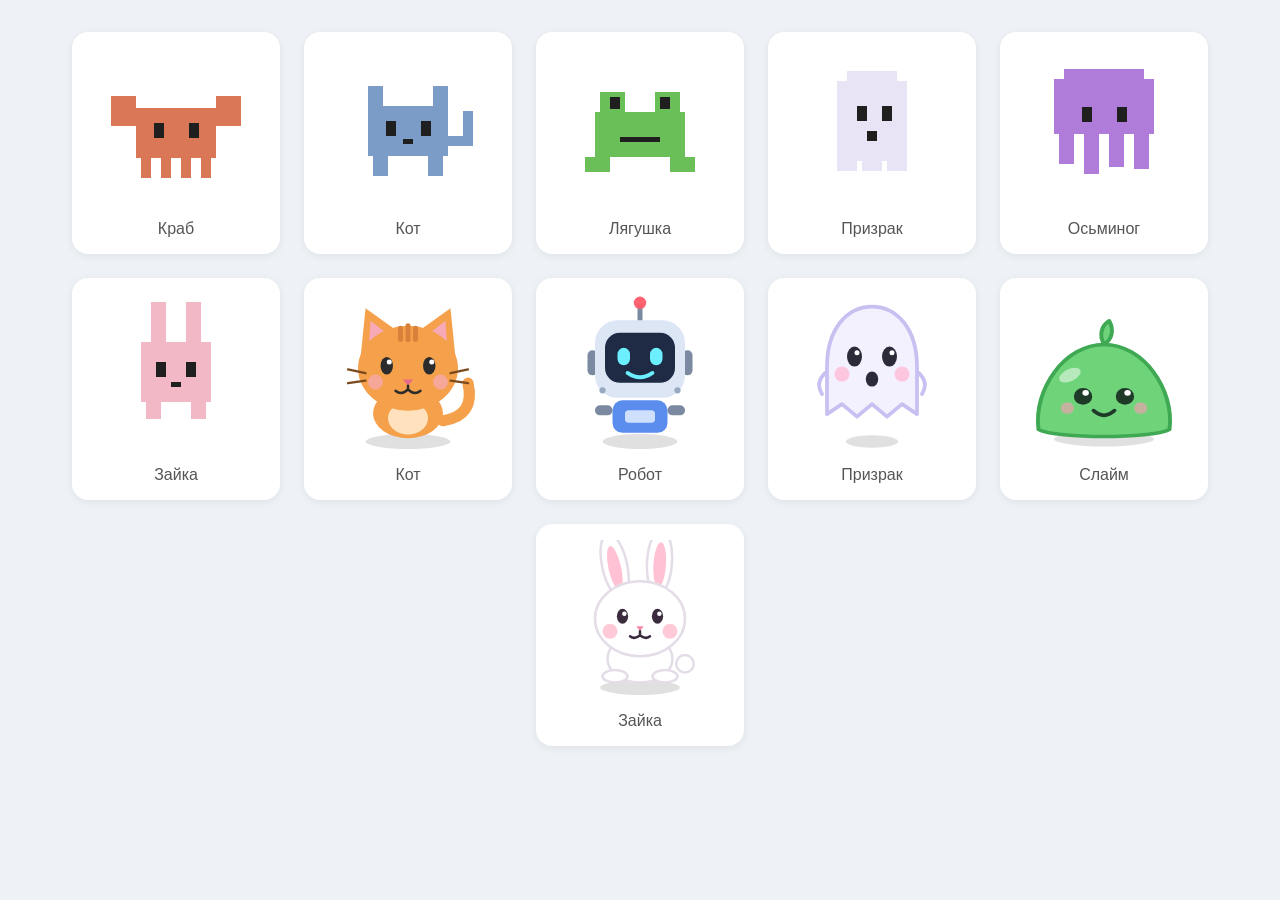
<file: characters/index.html>
<!doctype html>
<html lang="ru"><meta charset="utf-8"><title>Помощники</title>
<style>
body{font-family:-apple-system,sans-serif;background:#eef1f6;margin:0;padding:32px;display:flex;flex-wrap:wrap;gap:24px;justify-content:center}
figure{margin:0;background:#fff;border-radius:16px;padding:16px 24px;text-align:center;box-shadow:0 2px 8px #0001}
img{width:160px;height:160px}
figcaption{margin-top:8px;color:#555}
</style>
<figure><img src="crab.svg"><figcaption>Краб</figcaption></figure>
<figure><img src="pixel-cat.svg"><figcaption>Кот</figcaption></figure>
<figure><img src="pixel-frog.svg"><figcaption>Лягушка</figcaption></figure>
<figure><img src="pixel-ghost.svg"><figcaption>Призрак</figcaption></figure>
<figure><img src="pixel-octopus.svg"><figcaption>Осьминог</figcaption></figure>
<figure><img src="pixel-bunny.svg"><figcaption>Зайка</figcaption></figure>
<figure><img src="cat.svg"><figcaption>Кот</figcaption></figure>
<figure><img src="robot.svg"><figcaption>Робот</figcaption></figure>
<figure><img src="ghost.svg"><figcaption>Призрак</figcaption></figure>
<figure><img src="slime.svg"><figcaption>Слайм</figcaption></figure>
<figure><img src="bunny.svg"><figcaption>Зайка</figcaption></figure>
</html>
</file>
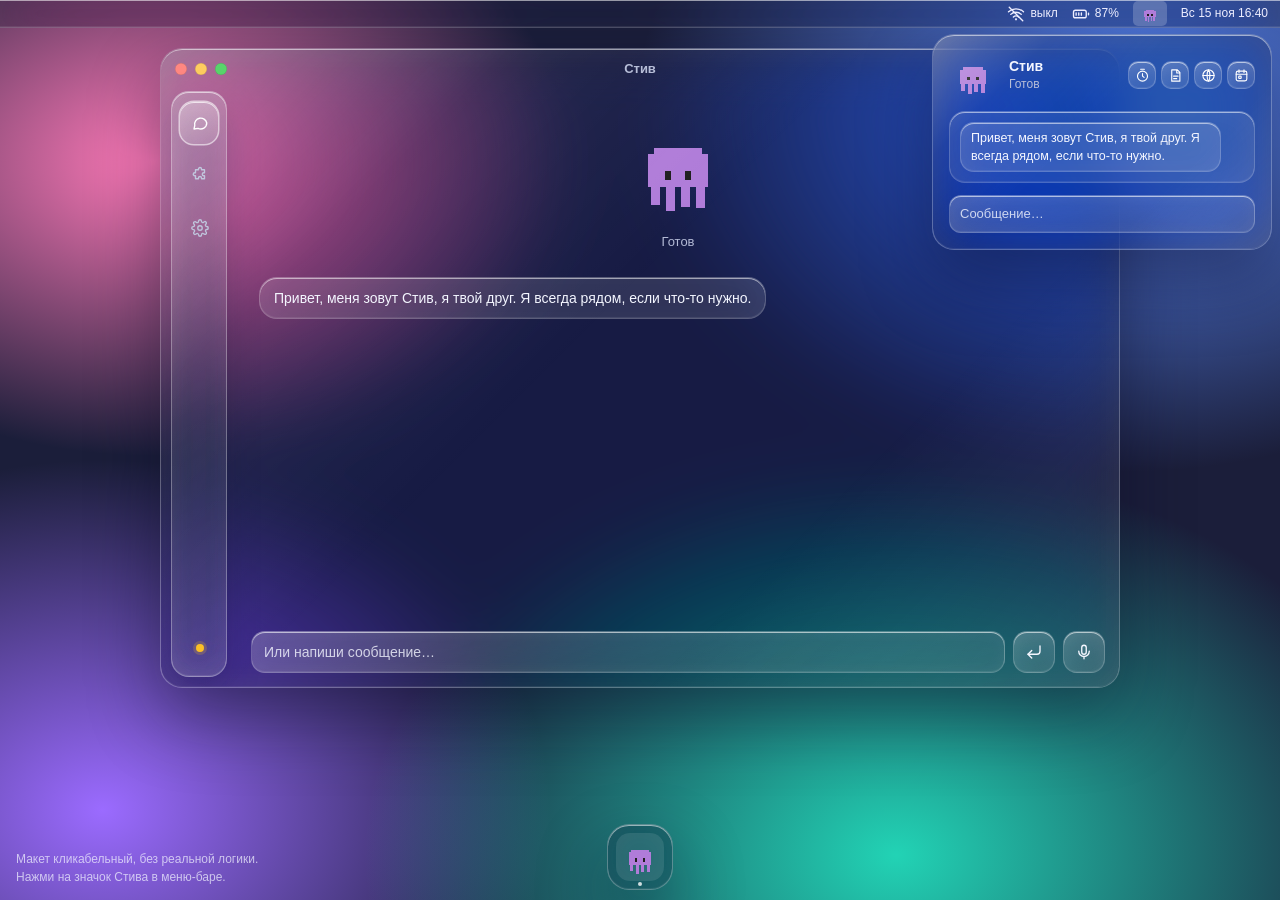
<file: mockup/index.html>
<!doctype html>
<html lang="ru">
<head>
  <meta charset="utf-8">
  <meta name="viewport" content="width=device-width, initial-scale=1">
  <title>Стив — макет</title>

  <link rel="stylesheet" href="styles/tokens.css">
  <link rel="stylesheet" href="styles/base.css">
  <link rel="stylesheet" href="styles/glass.css">
  <link rel="stylesheet" href="styles/controls.css">
  <link rel="stylesheet" href="styles/window.css">
  <link rel="stylesheet" href="styles/sidebar.css">
  <link rel="stylesheet" href="styles/chat.css">
  <link rel="stylesheet" href="styles/presets.css">
  <link rel="stylesheet" href="styles/settings.css">
  <link rel="stylesheet" href="styles/dialogs.css">
  <link rel="stylesheet" href="styles/popover.css">
  <link rel="stylesheet" href="styles/steve.css">
</head>
<body>
  <!-- Меню-бар macOS со значком Стива -->
  <header class="menubar">
    <span class="menubar-item"><svg class="icon" data-icon="wifi"></svg> выкл</span>
    <span class="menubar-item"><svg class="icon" data-icon="bat"></svg> 87%</span>
    <button class="tray-button" id="tray-button" type="button" title="Стив" aria-label="Стив: открыть всплывающее окно">
      <span id="tray-icon"></span>
    </button>
    <span class="menubar-item">Вс 15 ноя 16:40</span>
  </header>

  <main class="desktop" id="desktop">
    <!-- Окно приложения -->
    <section class="window glass glass-specular" id="window" aria-label="Стив">
      <header class="titlebar" id="titlebar">
        <div class="traffic">
          <button class="traffic-button traffic-button--close" data-action="close" type="button" aria-label="Закрыть"></button>
          <button class="traffic-button traffic-button--minimize" data-action="minimize" type="button" aria-label="Свернуть"></button>
          <button class="traffic-button traffic-button--zoom" data-action="zoom" type="button" aria-label="На весь экран"></button>
        </div>
        <h1 class="titlebar-title">Стив</h1>
      </header>

      <div class="window-body">
        <nav class="sidebar" id="sidebar" aria-label="Разделы">
          <button class="sidebar-item is-active" type="button" data-view="chat">
            <svg class="icon" data-icon="chat"></svg><span class="sidebar-label">Диалог</span>
          </button>
          <button class="sidebar-item" type="button" data-view="presets">
            <svg class="icon" data-icon="puzzle"></svg><span class="sidebar-label">Пресеты</span>
          </button>
          <button class="sidebar-item" type="button" data-view="settings">
            <svg class="icon" data-icon="gear"></svg><span class="sidebar-label">Настройки</span>
          </button>
          <div class="sidebar-spacer"></div>
          <div class="net-status is-offline" id="net-status" title="Нажми, чтобы переключить (для макета)">
            <span class="net-dot"></span><span class="sidebar-label">Работает офлайн</span>
          </div>
        </nav>

        <!-- Диалог -->
        <section class="view is-active" id="view-chat">
          <div class="hero">
            <div class="orb" id="orb-main" title="Нажми, чтобы говорить"></div>
            <div class="status-label" id="status-main">Готов</div>
          </div>
          <div class="messages scroll-y" id="messages-main"></div>
          <form class="composer" id="composer-form">
            <textarea class="composer-input" id="composer-input" rows="1" placeholder="Или напиши сообщение…" autocomplete="off"></textarea>
            <button class="btn btn--glass btn--square" type="submit" title="Отправить (Enter)" aria-label="Отправить">
              <svg class="icon" data-icon="send"></svg>
            </button>
            <button class="btn btn--glass btn--square" type="button" id="mic-button" title="Сказать голосом" aria-label="Сказать голосом">
              <svg class="icon" data-icon="mic"></svg>
            </button>
          </form>
        </section>

        <!-- Пресеты -->
        <section class="view" id="view-presets">
          <div class="page scroll-y">
            <h2 class="page-title">Пресеты</h2>
            <p class="page-subtitle">Команды быстрого доступа</p>
            <div class="preset-grid" id="preset-grid"></div>
          </div>
        </section>

        <!-- Настройки -->
        <section class="view" id="view-settings">
          <div class="page scroll-y">
            <h2 class="page-title">Настройки</h2>

            <div class="setting setting--inline">
              <div class="setting-label">Прозрачность Liquid Glass</div>
              <div class="setting-controls">
                <div class="slider" id="glass-slider" role="slider" tabindex="0" aria-label="Прозрачность Liquid Glass" aria-valuemin="0" aria-valuemax="100">
                  <div class="slider-track"></div><div class="slider-fill"></div><div class="slider-thumb"></div>
                </div>
                <b class="slider-value" id="glass-value">60%</b>
              </div>
            </div>

            <div class="setting">
              <div class="setting-label">
                Быстрые команды
                <span class="setting-hint">4 значка рядом со Стивом во всплывающем окне</span>
              </div>
              <div class="quick-grid" id="quick-grid"></div>
            </div>

            <div class="setting">
              <div class="setting-label">Слово активации</div>
              <div class="setting-controls">
                <span class="chip" id="wake-phrase">«Привет, Стив»</span>
                <button class="btn btn--glass btn--square" id="wake-edit" type="button" title="Изменить фразу и записать голос" aria-label="Изменить слово активации">
                  <svg class="icon" data-icon="pencil"></svg>
                </button>
              </div>
            </div>

            <div class="setting">
              <div class="setting-label">Сочетание для запуска</div>
              <div class="setting-controls">
                <button class="chip chip--fixed" id="hotkey-mode" type="button" data-mode="press"></button>
                <button class="chip" id="hotkey-combo" type="button" title="Нажми, чтобы записать новое сочетание (от 1 до 3 клавиш)"></button>
              </div>
            </div>

            <div class="setting">
              <div class="setting-label">
                Голос Стива
                <span class="setting-hint" id="voice-note" hidden></span>
              </div>
              <select class="select" id="voice-select" aria-label="Голос Стива"></select>
              <input type="file" id="voice-file" accept="audio/*" hidden>
            </div>

            <div class="setting">
              <div class="setting-label">Цензура</div>
              <button class="switch" type="button" role="switch" data-setting="censorship" aria-label="Цензура"></button>
            </div>

            <div class="setting">
              <div class="setting-label">
                Отображение команд
                <span class="setting-hint">Выполненные команды отображаются в сообщениях.</span>
              </div>
              <button class="switch" type="button" role="switch" data-setting="showCommands" aria-label="Отображение команд"></button>
            </div>

            <div class="setting">
              <div class="setting-label">Озвучивать ответы</div>
              <button class="switch" type="button" role="switch" data-setting="speak" aria-label="Озвучивать ответы"></button>
            </div>

            <div class="setting">
              <div class="setting-label">Запускать при входе в систему</div>
              <button class="switch" type="button" role="switch" data-setting="autostart" aria-label="Запускать при входе в систему"></button>
            </div>

            <div class="setting">
              <div class="setting-label">
                Слушать постоянно
                <span class="setting-hint">Ждать слово активации в фоне</span>
              </div>
              <button class="switch" type="button" role="switch" data-setting="listenAlways" aria-label="Слушать постоянно"></button>
            </div>
          </div>
        </section>
      </div>

      <!-- Диалог: слово активации -->
      <div class="modal" id="dialog-wake">
        <div class="dialog" role="dialog" aria-labelledby="wake-title">
          <button class="close-button" type="button" aria-label="Закрыть"></button>
          <h2 class="dialog-title" id="wake-title">Слово активации</h2>
          <p class="dialog-text">Напиши фразу и произнеси её 3 раза обычным голосом. Стив запомнит твой голос и будет реже ошибаться.</p>
          <div class="field-wrap" style="margin-bottom: 14px">
            <input class="field field--large" id="wake-input" value="Привет, Стив" maxlength="30" aria-label="Фраза">
          </div>
          <div class="sample-prompt">
            <span class="sample-hint" id="wake-hint"></span>
            <span class="sample-phrase" id="wake-big"></span>
            <div class="wave" id="wake-wave"></div>
          </div>
          <div class="samples">
            <div class="sample is-current">1 · ожидает</div>
            <div class="sample">2 · ожидает</div>
            <div class="sample">3 · ожидает</div>
          </div>
          <p class="dialog-text sample-hint">Лучше записывать в тишине. Короткие фразы из 2–3 слов работают надёжнее.</p>
          <div class="dialog-actions">
            <button class="btn btn--record" id="wake-record" type="button"><span class="rec-dot"></span> Записать</button>
            <button class="btn" id="wake-save" type="button" disabled>Сохранить</button>
          </div>
        </div>
      </div>

      <!-- Диалог: своя команда (создание и правка) -->
      <div class="modal" id="dialog-command" data-layer="command">
        <div class="dialog" role="dialog" aria-labelledby="command-title">
          <button class="close-button" type="button" aria-label="Закрыть"></button>
          <h2 class="dialog-title" id="command-title">Новая команда</h2>
          <div class="form-row form-gap" style="margin-top: 16px">
            <button class="glass-control icon-button" id="command-icon" type="button" title="Выбрать иконку" aria-label="Выбрать иконку"></button>
            <div class="field-wrap">
              <input class="field" id="command-name" placeholder="Название" autocomplete="off">
              <span class="counter"></span>
            </div>
          </div>
          <div class="field-wrap form-gap">
            <input class="field" id="command-description" placeholder="Описание" autocomplete="off">
            <span class="counter"></span>
          </div>
          <div class="field-wrap form-gap--last">
            <input class="field" id="command-phrase" placeholder="Фраза быстрой активации" autocomplete="off">
            <span class="counter"></span>
          </div>
          <div class="dialog-actions">
            <button class="btn" id="command-save" type="button" disabled>Создать</button>
          </div>
        </div>
      </div>

      <!-- Диалог: выбор иконки -->
      <div class="modal" id="dialog-icon" data-layer="picker">
        <div class="dialog" role="dialog" aria-labelledby="icon-title">
          <button class="close-button" type="button" aria-label="Закрыть"></button>
          <h2 class="dialog-title" id="icon-title">Иконка пресета</h2>
          <p class="dialog-text">Выбери значок, который будет рядом с названием.</p>
          <div class="icon-grid scroll-y" id="icon-grid"></div>
        </div>
      </div>

      <!-- Диалог: выбор быстрой команды -->
      <div class="modal" id="dialog-quick" data-layer="command">
        <div class="dialog" role="dialog" aria-labelledby="quick-title">
          <button class="close-button" type="button" aria-label="Закрыть"></button>
          <h2 class="dialog-title" id="quick-title">Быстрая команда</h2>
          <p class="dialog-text" id="quick-subtitle"></p>
          <div class="pick-list scroll-y" id="quick-list"></div>
        </div>
      </div>
<!-- Края и углы для растягивания окна -->
      <div class="resize-handle" data-edge="n"></div>
      <div class="resize-handle" data-edge="s"></div>
      <div class="resize-handle" data-edge="e"></div>
      <div class="resize-handle" data-edge="w"></div>
      <div class="resize-handle" data-edge="nw"></div>
      <div class="resize-handle" data-edge="ne"></div>
      <div class="resize-handle" data-edge="sw"></div>
      <div class="resize-handle" data-edge="se"></div>
    </section>

    <p class="desktop-hint">Макет кликабельный, без реальной логики. Нажми на значок Стива в меню-баре.</p>

    <!-- Dock: отсюда возвращается свёрнутое или закрытое окно -->
    <nav class="dock glass" aria-label="Dock">
      <button class="dock-item" id="dock-button" type="button" title="Стив" aria-label="Открыть Стива">
        <span id="dock-icon"></span>
      </button>
    </nav>
  </main>

  <!-- Всплывающее окно из значка в меню-баре -->
  <aside class="popover" id="popover" aria-label="Быстрое окно Стива">
    <div class="popover-panel glass glass-specular">
      <div class="popover-head">
        <div class="orb" id="orb-popover" title="Нажми, чтобы говорить"></div>
        <div class="popover-who">
          <b class="popover-name">Стив</b>
          <div class="popover-status" id="status-popover">Готов</div>
        </div>
        <div class="quick-buttons" id="quick-buttons"></div>
      </div>
      <div class="messages messages--compact scroll-y" id="messages-popover"></div>
      <form class="compact-form" id="compact-form">
        <textarea class="composer-input" id="compact-input" rows="1" placeholder="Сообщение…" autocomplete="off"></textarea>
      </form>
    </div>
  </aside>

  <script src="scripts/dom.js"></script>
  <script src="scripts/store.js"></script>
  <script src="scripts/icons.js"></script>
  <script src="scripts/character.js"></script>
  <script src="scripts/idle.js"></script>
  <script src="scripts/dialogs.js"></script>
  <script src="scripts/settings.js"></script>
  <script src="scripts/hotkey.js"></script>
  <script src="scripts/wake.js"></script>
  <script src="scripts/voice.js"></script>
  <script src="scripts/assistant.js"></script>
  <script src="scripts/presets.js"></script>
  <script src="scripts/chat.js"></script>
  <script src="scripts/navigation.js"></script>
  <script src="scripts/windowing.js"></script>
  <script src="scripts/popover.js"></script>
  <script src="scripts/main.js"></script>
</body>
</html>
</file>
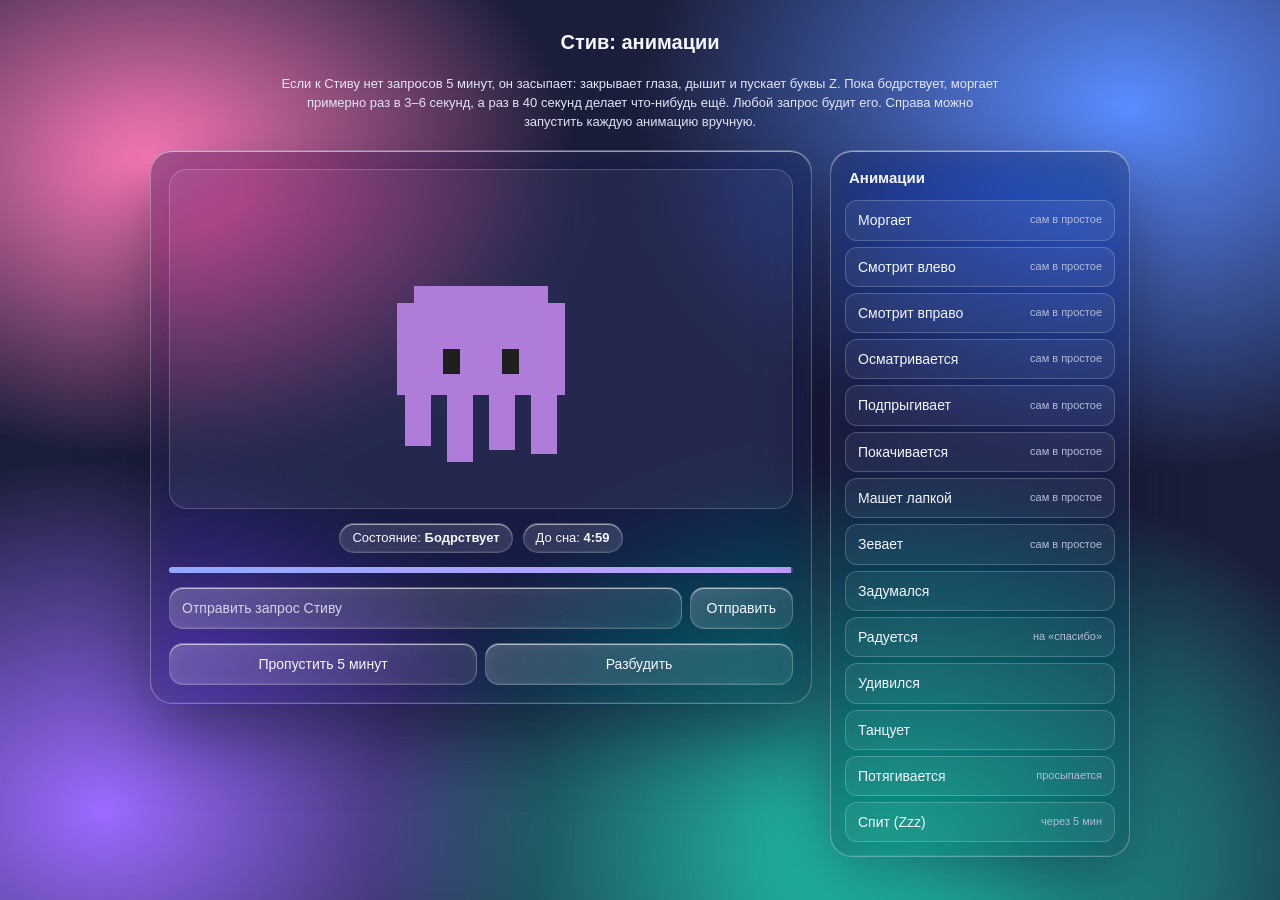
<file: mockup/animations.html>
<!doctype html>
<html lang="ru">
<head>
  <meta charset="utf-8">
  <meta name="viewport" content="width=device-width, initial-scale=1">
  <title>Стив — анимации</title>

  <link rel="stylesheet" href="styles/tokens.css">
  <link rel="stylesheet" href="styles/base.css">
  <link rel="stylesheet" href="styles/glass.css">
  <link rel="stylesheet" href="styles/controls.css">
  <link rel="stylesheet" href="styles/chat.css">
  <link rel="stylesheet" href="styles/steve.css">
  <link rel="stylesheet" href="styles/animations.css">
</head>
<body>
  <main class="gallery scroll-y">
    <h1 class="gallery-title">Стив: анимации</h1>
    <p class="gallery-note">
      Если к Стиву нет запросов 5 минут, он засыпает: закрывает глаза, дышит и пускает буквы Z.
      Пока бодрствует, моргает примерно раз в 3–6 секунд, а раз в 40 секунд делает что-нибудь ещё.
      Любой запрос будит его. Справа можно запустить каждую анимацию вручную.
    </p>

    <div class="gallery-layout">
      <section class="glass stage">
        <div class="scene" id="scene"><div class="stage-character" id="stage-character"></div></div>

        <div class="stage-status">
          <span class="pill">Состояние: <b id="state-name">Бодрствует</b></span>
          <span class="pill">До сна: <b id="sleep-timer">5:00</b></span>
        </div>
        <div class="progress"><i id="sleep-progress"></i></div>

        <form class="stage-form" id="request-form">
          <textarea class="composer-input" id="request-input" rows="1" placeholder="Отправить запрос Стиву"></textarea>
          <button class="btn btn--glass" type="submit">Отправить</button>
        </form>
        <div class="stage-actions">
          <button class="btn btn--glass" id="sleep-now" type="button">Пропустить 5 минут</button>
          <button class="btn btn--glass" id="wake-now" type="button">Разбудить</button>
        </div>
      </section>

      <aside class="glass animation-list" id="animation-list">
        <h2>Анимации</h2>
      </aside>
    </div>
  </main>

  <script src="scripts/dom.js"></script>
  <script src="scripts/character.js"></script>
  <script src="scripts/idle.js"></script>
  <script src="scripts/animations-page.js"></script>
</body>
</html>
</file>
<file: mockup/styles/tokens.css>
/*
 * Токены оформления: цвета, радиусы, стекло.
 * Прозрачность всех стеклянных поверхностей задаётся одной переменной --glass-alpha,
 * её меняет ползунок «Прозрачность Liquid Glass» в настройках.
 */
:root {
  --glass-alpha: 0.39;
  --glass-blur: 28px;

  --surface: rgba(24, 28, 52, var(--glass-alpha));
  --fill-1: rgba(255, 255, 255, calc(var(--glass-alpha) * 0.16));
  --fill-2: rgba(255, 255, 255, calc(var(--glass-alpha) * 0.26));
  --line: rgba(255, 255, 255, 0.2);

  --text: #f4f6ff;
  --text-muted: #b4bbd6;
  --accent: #8fa9ff;
  --accent-2: #c4a0ff;
  --ok: #6ee7a0;
  --warn: #fbbf24;
  --danger: #ff5f57;

  /* внутренний свет по краям стекла */
  --rim: inset 0 1px 0 rgba(255, 255, 255, 0.55), inset 0 -1px 0 rgba(255, 255, 255, 0.08),
    inset 0 0 36px rgba(255, 255, 255, 0.05);
  --control-fill: linear-gradient(160deg, rgba(255, 255, 255, 0.2), rgba(255, 255, 255, 0.07));
  --control-rim: inset 0 1px 0 rgba(255, 255, 255, 0.6), inset 0 -1px 0 rgba(255, 255, 255, 0.08),
    inset 0 0 18px rgba(255, 255, 255, 0.05);
  --plate-fill: linear-gradient(160deg, rgba(255, 255, 255, 0.14), rgba(255, 255, 255, 0.05));
  --plate-rim: inset 0 1px 0 rgba(255, 255, 255, 0.4), inset 0 0 22px rgba(255, 255, 255, 0.04);
  --shadow-float: 0 30px 70px rgba(10, 10, 40, 0.45);
  --hover-fill: rgba(255, 255, 255, 0.3);

  --radius-window: 22px;
  --radius-plate: 16px;
  --radius-control: 14px;

  --menubar-height: 28px;
  --font: -apple-system, BlinkMacSystemFont, 'SF Pro Text', sans-serif;
}
</file>
<file: mockup/styles/base.css>
/* Сброс, типографика и рабочий стол, на котором лежат окна. */
*,
*::before,
*::after {
  box-sizing: border-box;
  margin: 0;
}

html,
body {
  height: 100%;
}

body {
  overflow: hidden;
  font: 14px/1.45 var(--font);
  color: var(--text);
  overflow-wrap: break-word;
  background:
    radial-gradient(600px 420px at 12% 18%, #ff7ab8 0, transparent 70%),
    radial-gradient(700px 520px at 88% 12%, #5b8cff 0, transparent 70%),
    radial-gradient(760px 560px at 70% 95%, #22d3b5 0, transparent 70%),
    radial-gradient(640px 500px at 8% 90%, #9b6bff 0, transparent 70%),
    #1b1e3a;
  background-attachment: fixed;
}

button {
  font: inherit;
  color: inherit;
  cursor: pointer;
}

button:disabled {
  cursor: default;
}

input,
textarea,
select {
  font: inherit;
  color: inherit;
}

::placeholder {
  color: rgba(244, 246, 255, 0.8);
}

:focus-visible {
  outline: 2px solid var(--accent);
  outline-offset: 2px;
}

h1,
h2,
h3 {
  font-size: inherit;
  font-weight: 600;
}

/* Иконки: размер задаётся здесь, цвет берётся из текста */
.icon {
  display: block;
  flex: none;
  width: 18px;
  height: 18px;
  fill: none;
  stroke: currentColor;
  stroke-width: 1.8;
  stroke-linecap: round;
  stroke-linejoin: round;
}

/* Прокручиваемые блоки без полос и без горизонтального скролла */
.scroll-y {
  overflow-x: hidden;
  overflow-y: auto;
  scrollbar-width: none;
}

.scroll-y::-webkit-scrollbar {
  display: none;
}

.sr-only {
  position: absolute;
  width: 1px;
  height: 1px;
  overflow: hidden;
  clip: rect(0 0 0 0);
}

@media (prefers-reduced-motion: reduce) {
  *,
  *::before,
  *::after {
    animation-duration: 0.001s !important;
    transition-duration: 0.001s !important;
  }
}
</file>
<file: mockup/styles/glass.css>
/*
 * Liquid Glass: общие поверхности.
 *  .glass           — крупная поверхность (окно, всплывающее окно)
 *  .glass-specular  — блик по диагонали, как на настоящем стекле
 *  .glass-control   — кнопка или поле ввода поверх поверхности
 * Стекло используется только для слоя управления, контент рисуется поверх него без стекла.
 */
.glass {
  background: var(--surface);
  border: 1px solid rgba(255, 255, 255, 0.3);
  box-shadow: var(--shadow-float), var(--rim);
  -webkit-backdrop-filter: blur(var(--glass-blur)) saturate(180%);
  backdrop-filter: blur(var(--glass-blur)) saturate(180%);
}

.glass-specular::before {
  content: '';
  position: absolute;
  inset: 0;
  z-index: 4;
  border-radius: inherit;
  pointer-events: none;
  background: linear-gradient(
    135deg,
    rgba(255, 255, 255, 0.28) 0,
    rgba(255, 255, 255, 0.06) 22%,
    transparent 45%,
    transparent 70%,
    rgba(255, 255, 255, 0.1) 100%
  );
}

.glass-control {
  background: var(--control-fill);
  border: 1px solid var(--line);
  box-shadow: var(--control-rim);
  color: var(--text);
}

.glass-control:hover:not(:disabled) {
  background: var(--hover-fill);
}
</file>
<file: mockup/styles/controls.css>
/* Кнопки, переключатели, поля ввода и ползунок. */

/* ---------- кнопки ---------- */
.btn {
  display: inline-flex;
  align-items: center;
  justify-content: center;
  gap: 6px;
  min-height: 42px;
  padding: 0 16px;
  border: 0;
  border-radius: var(--radius-control);
  background: linear-gradient(180deg, #b5c6ff, #8fa9ff);
  color: #0b1230;
  font-weight: 600;
  white-space: nowrap;
  box-shadow: inset 0 1px 0 rgba(255, 255, 255, 0.7);
}

.btn:disabled {
  opacity: 0.4;
}

.btn--glass {
  border: 1px solid var(--line);
  background: var(--control-fill);
  box-shadow: var(--control-rim);
  color: var(--text);
  font-weight: 400;
}

.btn--glass:hover:not(:disabled) {
  background: var(--hover-fill);
}

.btn--record {
  background: linear-gradient(180deg, #ff8f88, var(--danger));
  color: #fff;
}

.btn--square {
  width: 42px;
  padding: 0;
}

.rec-dot {
  width: 9px;
  height: 9px;
  border-radius: 50%;
  background: #fff;
}

/* ---------- чип: значение настройки, на которое можно нажать ---------- */
.chip {
  padding: 6px 10px;
  border: 1px solid var(--line);
  border-radius: 10px;
  background: var(--control-fill);
  box-shadow: var(--control-rim);
  color: var(--text);
  white-space: nowrap;
}

button.chip {
  transition: background 0.15s;
}

button.chip:hover {
  background: var(--hover-fill);
}

.chip.is-recording {
  border-color: var(--accent);
  box-shadow: 0 0 0 2px rgba(143, 169, 255, 0.45);
  color: var(--text-muted);
}

.chip.is-warning {
  border-color: var(--danger);
  box-shadow: 0 0 0 2px rgba(255, 95, 87, 0.4);
  color: var(--text);
}

.chip--fixed {
  min-width: 114px;
  text-align: center;
}

/* ---------- переключатель ---------- */
.switch {
  position: relative;
  flex: none;
  width: 40px;
  height: 24px;
  padding: 0;
  border: 0;
  border-radius: 12px;
  background: rgba(255, 255, 255, 0.22);
  box-shadow: inset 0 1px 3px rgba(0, 0, 0, 0.25);
  transition: background 0.2s;
}

.switch::after {
  content: '';
  position: absolute;
  top: 2px;
  left: 2px;
  width: 20px;
  height: 20px;
  border-radius: 50%;
  background: #fff;
  box-shadow: 0 1px 3px rgba(0, 0, 0, 0.35);
  transition: left 0.2s;
}

.switch[aria-checked='true'] {
  background: var(--accent);
}

.switch[aria-checked='true']::after {
  left: 18px;
}

/* ---------- поле ввода ---------- */
.field {
  width: 100%;
  padding: 10px 12px;
  border: 1px solid var(--line);
  border-radius: var(--radius-control);
  background: var(--control-fill);
  box-shadow: var(--control-rim);
  font-size: 14px;
  outline: none;
}

.field:focus {
  border-color: var(--accent);
}

.field--large {
  font-size: 16px;
}

/* поле со счётчиком символов внутри справа: показывается, пока печатаешь */
.field-wrap {
  position: relative;
}

.field-wrap .field {
  padding-right: 64px;
}

.counter {
  position: absolute;
  top: 50%;
  right: 14px;
  transform: translateY(-50%);
  font-size: 12px;
  line-height: 1;
  color: var(--text-muted);
  font-variant-numeric: tabular-nums;
  white-space: nowrap;
  pointer-events: none;
  opacity: 0;
  transition: opacity 0.12s;
}

.field-wrap:focus-within .counter {
  opacity: 1;
}

.counter.is-low {
  color: #ffb4a8;
}

/* ---------- выпадающий список ---------- */
.select {
  padding: 6px 10px;
  border: 1px solid var(--line);
  border-radius: 10px;
  background: var(--control-fill);
  box-shadow: var(--control-rim);
  color: var(--text);
}

.select option {
  color: #111;
}

/* ---------- ползунок прозрачности ---------- */
/*
 * Шкала идёт от начала до конца, заливка растёт слева направо.
 * Бегунок только украшает: его середина стоит на конце заливки, на краях он выходит за шкалу.
 */
.slider {
  --value: 0.6;
  position: relative;
  flex: none;
  width: 96px;
  height: 30px;
  margin: 0 8px 0 12px;
  outline: none;
  cursor: pointer;
  touch-action: none;
}

.slider-track,
.slider-fill {
  position: absolute;
  top: 50%;
  height: 12px;
  border-radius: 999px;
  transform: translateY(-50%);
}

.slider-track {
  left: 0;
  right: 0;
  border: 1px solid rgba(255, 255, 255, 0.34);
  background: rgba(255, 255, 255, 0.14);
  box-shadow: inset 0 2px 3px rgba(10, 10, 50, 0.35), inset 0 -1px 0 rgba(255, 255, 255, 0.18);
}

.slider-fill {
  left: 0;
  width: calc(100% * var(--value));
  border: 1px solid rgba(255, 255, 255, 0.4);
  background: linear-gradient(90deg, rgba(190, 208, 255, 0.78), rgba(255, 255, 255, 0.85));
  box-shadow: inset 0 1px 0 rgba(255, 255, 255, 0.7);
}

.slider.is-empty .slider-fill {
  opacity: 0;
}

.slider-thumb {
  position: absolute;
  top: 50%;
  left: calc(100% * var(--value) - 19px);
  width: 38px;
  height: 26px;
  border: 1px solid rgba(255, 255, 255, 0.85);
  border-radius: 999px;
  background: linear-gradient(
    180deg,
    rgba(255, 255, 255, 0.6) 0,
    rgba(255, 255, 255, 0.2) 48%,
    rgba(255, 255, 255, 0.1) 52%,
    rgba(255, 255, 255, 0.34) 100%
  );
  box-shadow: 0 4px 12px rgba(10, 10, 50, 0.4), inset 0 1.5px 0 rgba(255, 255, 255, 0.95),
    inset 0 -2px 5px rgba(255, 255, 255, 0.28), inset 0 0 10px rgba(255, 255, 255, 0.18);
  -webkit-backdrop-filter: blur(8px) saturate(180%);
  backdrop-filter: blur(8px) saturate(180%);
  transform: translateY(-50%);
  transition: transform 0.12s;
}

.slider:active .slider-thumb {
  transform: translateY(-50%) scale(1.06);
}

.slider:focus-visible .slider-thumb {
  box-shadow: 0 0 0 3px rgba(143, 169, 255, 0.65), 0 4px 12px rgba(10, 10, 50, 0.4);
}

.slider-value {
  min-width: 44px;
  font-weight: 600;
  text-align: right;
  font-variant-numeric: tabular-nums;
}
</file>
<file: mockup/styles/window.css>
/* Меню-бар, рабочий стол, окно приложения, его заголовок, края для растягивания и Dock. */

/* ---------- меню-бар ---------- */
.menubar {
  position: fixed;
  top: 0;
  right: 0;
  left: 0;
  z-index: 100;
  display: flex;
  align-items: center;
  justify-content: flex-end;
  gap: 14px;
  height: var(--menubar-height);
  padding: 0 12px;
  border-bottom: 1px solid rgba(255, 255, 255, 0.22);
  background: rgba(20, 22, 40, calc(var(--glass-alpha) * 0.9));
  box-shadow: var(--rim);
  font-size: 12px;
  color: #eef;
  -webkit-backdrop-filter: blur(var(--glass-blur)) saturate(180%);
  backdrop-filter: blur(var(--glass-blur)) saturate(180%);
}

.menubar-item {
  display: flex;
  align-items: center;
  gap: 5px;
}

.tray-button {
  display: flex;
  align-items: center;
  padding: 2px 8px;
  border: 0;
  border-radius: 5px;
  background: none;
  transition: background 0.15s;
}

.tray-button:hover,
.tray-button.is-open {
  background: rgba(255, 255, 255, 0.2);
}

.tray-button .character {
  width: 18px;
  height: 21px;
  overflow: hidden;
}

/* ---------- рабочий стол ---------- */
.desktop {
  position: fixed;
  top: var(--menubar-height);
  right: 0;
  bottom: 0;
  left: 0;
  overflow: hidden;
}

.desktop-hint {
  position: absolute;
  bottom: 14px;
  left: 16px;
  max-width: 260px;
  font-size: 12px;
  color: rgba(244, 246, 255, 0.7);
  pointer-events: none;
}

/* ---------- окно ---------- */
.window {
  position: absolute;
  display: flex;
  flex-direction: column;
  overflow: hidden;
  border-radius: var(--radius-window);
  container: window / inline-size;
  transition: opacity 0.25s ease, transform 0.25s ease, border-radius 0.2s ease;
}

.window.is-dragging,
.window.is-resizing {
  transition: none;
  user-select: none;
}

.window.is-fullscreen {
  border-radius: 0;
}

.window.is-hidden {
  opacity: 0;
  visibility: hidden;
  pointer-events: none;
  transform: scale(0.94);
}

/* свёрнутое окно улетает в Dock: смещение и масштаб задаёт скрипт */
.window.is-minimized {
  opacity: 0;
  visibility: hidden;
  pointer-events: none;
  transform: translate(var(--to-x, 0), var(--to-y, 0)) scale(0.08);
}

.titlebar {
  position: relative;
  display: flex;
  flex: none;
  align-items: center;
  height: 40px;
  padding: 0 14px;
  user-select: none;
}

.titlebar-title {
  position: absolute;
  right: 80px;
  left: 80px;
  overflow: hidden;
  font-size: 13px;
  text-align: center;
  text-overflow: ellipsis;
  white-space: nowrap;
  color: var(--text-muted);
  pointer-events: none;
}

.traffic {
  position: relative;
  z-index: 1;
  display: flex;
  gap: 8px;
}

.traffic-button {
  position: relative;
  width: 12px;
  height: 12px;
  padding: 0;
  border: 0;
  border-radius: 50%;
  box-shadow: inset 0 0 0 0.5px rgba(0, 0, 0, 0.25);
}

.traffic-button--close {
  background: var(--danger);
}

.traffic-button--minimize {
  background: #febc2e;
}

.traffic-button--zoom {
  background: #28c840;
}

/* значок появляется, когда курсор над группой кнопок, как в macOS */
.traffic-button::after {
  position: absolute;
  inset: 0;
  display: grid;
  place-items: center;
  font-size: 9px;
  font-weight: 700;
  line-height: 1;
  color: rgba(0, 0, 0, 0.55);
  opacity: 0;
}

.traffic:hover .traffic-button::after {
  opacity: 1;
}

.traffic-button--close::after {
  content: '×';
  font-size: 12px;
}

.traffic-button--minimize::after {
  content: '−';
}

.traffic-button--zoom::after {
  content: '+';
}

.window-body {
  position: relative;
  display: flex;
  flex: 1;
  min-height: 0;
  padding-left: 76px;
}

/* ---------- края и углы для растягивания ---------- */
.resize-handle {
  position: absolute;
  z-index: 20;
}

.resize-handle[data-edge='n'],
.resize-handle[data-edge='s'] {
  right: 16px;
  left: 16px;
  height: 7px;
  cursor: ns-resize;
}

.resize-handle[data-edge='e'],
.resize-handle[data-edge='w'] {
  top: 16px;
  bottom: 16px;
  width: 7px;
  cursor: ew-resize;
}

.resize-handle[data-edge='nw'],
.resize-handle[data-edge='ne'],
.resize-handle[data-edge='sw'],
.resize-handle[data-edge='se'] {
  width: 16px;
  height: 16px;
}

.resize-handle[data-edge='n'] { top: 0; }
.resize-handle[data-edge='s'] { bottom: 0; }
.resize-handle[data-edge='e'] { right: 0; }
.resize-handle[data-edge='w'] { left: 0; }
.resize-handle[data-edge='nw'] { top: 0; left: 0; cursor: nwse-resize; }
.resize-handle[data-edge='ne'] { top: 0; right: 0; cursor: nesw-resize; }
.resize-handle[data-edge='sw'] { bottom: 0; left: 0; cursor: nesw-resize; }
.resize-handle[data-edge='se'] { right: 0; bottom: 0; cursor: nwse-resize; }

.window.is-fullscreen .resize-handle {
  display: none;
}

/* ---------- Dock ---------- */
.dock {
  position: absolute;
  bottom: 10px;
  left: 50%;
  z-index: 50;
  display: flex;
  gap: 8px;
  padding: 8px;
  border-radius: 22px;
  transform: translateX(-50%);
}

.dock-item {
  position: relative;
  display: grid;
  place-items: center;
  width: 48px;
  height: 48px;
  padding: 0;
  border: 0;
  border-radius: 14px;
  background: rgba(255, 255, 255, 0.1);
  transition: transform 0.15s ease;
}

.dock-item:hover {
  transform: translateY(-4px) scale(1.08);
}

.dock-item .character {
  width: 36px;
  height: 42px;
}

.dock-item::after {
  content: '';
  position: absolute;
  bottom: -5px;
  width: 4px;
  height: 4px;
  border-radius: 50%;
  background: rgba(255, 255, 255, 0.8);
}

/* плавное изменение размера при переходе в полный экран и обратно */
.window.is-animating {
  transition: left 0.3s ease, top 0.3s ease, width 0.3s ease, height 0.3s ease, border-radius 0.3s ease,
    opacity 0.25s ease, transform 0.25s ease;
}
</file>
<file: mockup/styles/sidebar.css>
/*
 * Боковая панель: парящая стеклянная плашка.
 * В покое видны только значки, при наведении она выезжает поверх контента.
 * После выбора пункта сразу сворачивается (класс .is-locked), пока курсор не уйдёт и не вернётся.
 */
.sidebar {
  position: absolute;
  top: 2px;
  bottom: 10px;
  left: 10px;
  z-index: 3;
  display: flex;
  flex-direction: column;
  gap: 10px;
  width: 56px;
  padding: 10px 8px;
  overflow: hidden;
  border: 1px solid rgba(255, 255, 255, 0.32);
  border-radius: 18px;
  background: linear-gradient(160deg, rgba(255, 255, 255, 0.2), rgba(255, 255, 255, 0.06) 55%, rgba(255, 255, 255, 0.12));
  box-shadow: inset 0 1px 0 rgba(255, 255, 255, 0.6), inset 0 -1px 0 rgba(255, 255, 255, 0.1),
    inset 0 0 30px rgba(255, 255, 255, 0.05), 0 12px 32px rgba(10, 10, 50, 0.28);
  -webkit-backdrop-filter: blur(26px) saturate(180%);
  backdrop-filter: blur(26px) saturate(180%);
  transition: width 0.22s ease, background 0.22s ease;
}

.sidebar:hover,
.sidebar:has(:focus-visible) {
  width: 180px;
  background: rgba(26, 30, 60, 0.92);
  -webkit-backdrop-filter: blur(30px) saturate(170%);
  backdrop-filter: blur(30px) saturate(170%);
}

.sidebar.is-locked,
.sidebar.is-locked:hover {
  width: 56px;
  background: linear-gradient(160deg, rgba(255, 255, 255, 0.2), rgba(255, 255, 255, 0.06) 55%, rgba(255, 255, 255, 0.12));
  -webkit-backdrop-filter: blur(26px) saturate(180%);
  backdrop-filter: blur(26px) saturate(180%);
}

.sidebar-spacer {
  flex: 1;
}

.sidebar-item {
  display: flex;
  align-items: center;
  gap: 10px;
  padding: 11px;
  border: 0;
  border-radius: var(--radius-control);
  background: none;
  color: var(--text-muted);
  white-space: nowrap;
  transition: background 0.15s, box-shadow 0.15s, color 0.15s;
}

.sidebar-item:hover {
  color: #fff;
  background: linear-gradient(160deg, rgba(255, 255, 255, 0.46), rgba(255, 255, 255, 0.2));
  box-shadow: inset 0 1px 0 rgba(255, 255, 255, 0.8), inset 0 0 14px rgba(255, 255, 255, 0.2),
    0 5px 16px rgba(10, 10, 50, 0.35);
}

.sidebar-item.is-active {
  color: #fff;
  background: linear-gradient(160deg, rgba(255, 255, 255, 0.32), rgba(255, 255, 255, 0.12));
  box-shadow: inset 0 1px 0 rgba(255, 255, 255, 0.7), 0 0 0 1.5px rgba(255, 255, 255, 0.6);
}

.sidebar-item.is-active:hover {
  background: linear-gradient(160deg, rgba(255, 255, 255, 0.5), rgba(255, 255, 255, 0.24));
}

/* подписи видны только у раскрытой панели */
.sidebar-label {
  opacity: 0;
  white-space: nowrap;
  transition: opacity 0.15s;
}

.sidebar:hover .sidebar-label,
.sidebar:has(:focus-visible) .sidebar-label {
  opacity: 1;
}

.sidebar.is-locked .sidebar-label {
  opacity: 0;
}

/* статус сети: офлайн жёлтый, онлайн зелёный */
.net-status {
  display: flex;
  align-items: center;
  gap: 6px;
  padding: 9px 16px;
  border: 0;
  background: none;
  font-size: 12px;
  color: var(--ok);
  white-space: nowrap;
}

.net-status.is-offline {
  color: var(--warn);
}

.net-dot {
  flex: none;
  width: 8px;
  height: 8px;
  border-radius: 50%;
  background: var(--ok);
  box-shadow: 0 0 0 3px rgba(110, 231, 160, 0.2);
}

.net-status.is-offline .net-dot {
  background: var(--warn);
  box-shadow: 0 0 0 3px rgba(251, 191, 36, 0.2);
}
</file>
<file: mockup/styles/chat.css>
/* Экран диалога: Стив, статус, сообщения, строка ввода. */
.view {
  display: none;
  flex: 1;
  flex-direction: column;
  min-width: 0;
  overflow-x: hidden;
}

.view.is-active {
  display: flex;
}

.hero {
  display: flex;
  flex-direction: column;
  align-items: center;
  gap: 10px;
  padding: 22px 0 8px;
}

/*
 * Пока Стив слушает, вокруг него расходится квадратное кольцо, как раньше, только чуть меньше.
 * Центр кольца совпадает с центром Стива, а стартовый размер больше самого Стива,
 * поэтому кольцо никогда не заходит на его тело. Сам Стив при этом не двигается.
 */
.orb {
  position: relative;
  flex: none;
  width: 112px;
  height: 112px;
  cursor: pointer;
}

.orb::after {
  content: '';
  position: absolute;
  top: 61%; /* центр Стива внутри рамки */
  left: 50%;
  width: 76%;
  height: 76%;
  border: 2px solid var(--accent-2);
  opacity: 0;
  pointer-events: none;
  transform: translate(-50%, -50%);
}

.orb.is-listening::after {
  animation: orb-ring 1.2s steps(6) infinite;
}

@keyframes orb-ring {
  from { opacity: 0.8; transform: translate(-50%, -50%) scale(1); }
  to { opacity: 0; transform: translate(-50%, -50%) scale(1.55); }
}

.orb .character {
  width: 100%;
  height: 100%;
}

.status-label {
  height: 18px;
  padding: 0 12px;
  font-size: 13px;
  text-align: center;
  color: var(--text-muted);
}

/* ---------- сообщения ---------- */
.messages {
  display: flex;
  flex: 1;
  flex-direction: column;
  gap: 10px;
  padding: 18px 22px;
  -webkit-mask-image: linear-gradient(to bottom, transparent 0, #000 18px, #000 calc(100% - 18px), transparent 100%);
  mask-image: linear-gradient(to bottom, transparent 0, #000 18px, #000 calc(100% - 18px), transparent 100%);
}

.msg {
  align-self: flex-start;
  width: fit-content;
  max-width: min(92%, 520px);
  padding: 10px 14px;
  border: 1px solid var(--line);
  border-radius: 18px;
  background: var(--fill-2);
  box-shadow: var(--rim);
  white-space: pre-wrap;
  overflow-wrap: anywhere;
}

.msg.is-user {
  align-self: flex-end;
  background: rgba(143, 169, 255, 0.38);
}

/* строка с выполненной командой под текстом ответа */
.msg-tool {
  display: block;
  margin-top: 6px;
  font: 12px/1.35 ui-monospace, Menlo, monospace;
  color: var(--ok);
  white-space: normal;
  overflow-wrap: anywhere;
}

.hide-tools .msg-tool {
  display: none;
}

/* ---------- строка ввода ---------- */
.composer {
  display: flex;
  flex: none;
  align-items: flex-end;
  gap: 8px;
  padding: 10px 14px 14px;
}

.composer-input {
  display: block;
  flex: 1;
  min-width: 0;
  height: 42px;
  max-height: 124px;
  padding: 10px 12px;
  border: 1px solid var(--line);
  border-radius: var(--radius-control);
  background: var(--control-fill);
  box-shadow: var(--control-rim);
  line-height: 20px;
  outline: none;
  resize: none;
  overflow-y: auto;
  scrollbar-width: none;
}

.composer-input::-webkit-scrollbar {
  display: none;
}

.composer-input:focus {
  border-color: var(--accent);
}
</file>
<file: mockup/styles/settings.css>
/* Экран «Настройки»: каждая настройка — отдельная стеклянная плашка. */
.setting {
  display: flex;
  flex-wrap: wrap;
  align-items: center;
  justify-content: space-between;
  gap: 10px 14px;
  min-width: 0;
  margin-bottom: 8px;
  padding: 12px 14px;
  border: 1px solid rgba(255, 255, 255, 0.16);
  border-radius: var(--radius-plate);
  background: var(--plate-fill);
  box-shadow: var(--plate-rim);
  overflow-wrap: break-word;
}

.setting--inline {
  flex-wrap: nowrap;
}

.setting-label {
  flex: 1 1 140px;
  min-width: 0;
}

.setting-hint {
  display: block;
  font-size: 0.8em;
  color: var(--text-muted);
}

.setting-controls {
  display: flex;
  flex: none;
  align-items: center;
  gap: 8px;
  max-width: 100%;
}

/* строка с ползунком не переносится: подпись, ползунок и процент в одну линию */
.setting--inline .setting-label {
  flex-basis: 90px;
  min-width: 104px;
}

/* быстрые команды: четыре слота 2×2 одного размера */
.quick-grid {
  display: grid;
  grid-template-columns: repeat(2, minmax(0, 1fr));
  grid-auto-rows: 56px;
  gap: 8px;
  width: 100%;
}

.slot,
.pick {
  display: flex;
  align-items: center;
  gap: 10px;
  height: 56px;
  min-width: 0;
  padding: 8px 12px;
  border: 1px solid var(--line);
  border-radius: var(--radius-control);
  background: var(--control-fill);
  box-shadow: var(--control-rim);
  color: var(--text);
  text-align: left;
  transition: background 0.15s;
}

.slot:hover,
.pick:hover:not(:disabled) {
  background: var(--hover-fill);
}

.slot-name {
  display: -webkit-box;
  flex: 1;
  min-width: 0;
  overflow: hidden;
  line-height: 1.2;
  overflow-wrap: anywhere;
  -webkit-box-orient: vertical;
  -webkit-line-clamp: 2;
}

.pick.is-selected {
  border-color: var(--accent);
  box-shadow: 0 0 0 2px rgba(143, 169, 255, 0.45);
}

.pick:disabled {
  opacity: 0.4;
  cursor: not-allowed;
}

@container window (max-width: 560px) {
  .page {
    padding: 16px 14px;
  }
}
</file>
<file: mockup/styles/dialogs.css>
/*
 * Диалоги поверх окна. Фон за ними размывается, сама панель плотная (прозрачность 10%),
 * потому что стекло на стекле Apple не рекомендует.
 * Закрываются крестиком, кликом по пустой области и клавишей Escape.
 */
.modal {
  position: absolute;
  inset: 0;
  z-index: 5;
  display: none;
  align-items: center;
  justify-content: center;
}

.modal[data-layer='command'] { z-index: 6; }
.modal[data-layer='picker'] { z-index: 7; }

.modal.is-open {
  display: flex;
}

.modal::before {
  content: '';
  position: absolute;
  inset: 0;
  background: rgba(10, 12, 34, 0.32);
  -webkit-backdrop-filter: blur(20px) saturate(140%);
  backdrop-filter: blur(20px) saturate(140%);
}

.dialog {
  position: relative;
  width: 440px;
  max-width: 92%;
  max-height: calc(100% - 24px);
  padding: 20px;
  border: 1px solid rgba(255, 255, 255, 0.16);
  border-radius: var(--radius-window);
  background: rgba(24, 27, 52, 0.9);
  box-shadow: 0 20px 60px rgba(0, 0, 0, 0.55);
}

.dialog-title {
  margin-bottom: 4px;
  padding-right: 30px;
  font-size: 18px;
}

.dialog-text {
  margin-bottom: 14px;
  color: var(--text-muted);
}

.dialog-actions {
  display: flex;
  justify-content: flex-end;
  gap: 8px;
}

.dialog-actions .btn {
  padding: 9px 16px;
}

/* красный кружок закрытия, как в macOS: × появляется при наведении */
.close-button {
  position: absolute;
  top: 16px;
  right: 16px;
  width: 12px;
  height: 12px;
  padding: 0;
  border: 0;
  border-radius: 50%;
  background: var(--danger);
  box-shadow: inset 0 0 0 0.5px rgba(0, 0, 0, 0.3);
  transition: filter 0.15s;
}

.close-button:hover {
  filter: brightness(1.1);
}

.close-button::before,
.close-button::after {
  content: '';
  position: absolute;
  top: 50%;
  left: 50%;
  width: 7px;
  height: 1.4px;
  margin: -0.7px 0 0 -3.5px;
  border-radius: 1px;
  background: rgba(77, 0, 0, 0.85);
  opacity: 0;
  transition: opacity 0.1s;
}

.close-button::before { transform: rotate(45deg); }
.close-button::after { transform: rotate(-45deg); }

.close-button:hover::before,
.close-button:hover::after {
  opacity: 1;
}

/* ---------- запись слова активации ---------- */
.sample-prompt {
  margin-bottom: 12px;
  padding: 14px;
  border: 1px dashed rgba(255, 255, 255, 0.3);
  border-radius: 16px;
  background: var(--fill-1);
  text-align: center;
}

.sample-hint {
  font-size: 12px;
  color: var(--text-muted);
}

.sample-phrase {
  display: block;
  margin: 4px 0 8px;
  font-size: 20px;
}

.wave {
  display: flex;
  align-items: center;
  justify-content: center;
  gap: 3px;
  height: 36px;
}

.wave i {
  width: 4px;
  height: 6px;
  border-radius: 2px;
  background: var(--text-muted);
  transition: height 0.08s;
}

.wave.is-recording i {
  background: var(--accent-2);
}

.samples {
  display: flex;
  gap: 8px;
  margin-bottom: 14px;
}

.sample {
  flex: 1;
  padding: 8px;
  border: 1px solid var(--line);
  border-radius: 12px;
  background: var(--fill-2);
  font-size: 12px;
  text-align: center;
  color: var(--text-muted);
}

.sample.is-current {
  border-color: var(--accent);
  color: var(--text);
}

.sample.is-done {
  border-color: var(--ok);
  color: var(--ok);
}

/* ---------- редактирование команды ---------- */
.form-row {
  display: flex;
  align-items: flex-start;
  gap: 8px;
}

.form-row .field-wrap {
  flex: 1;
  min-width: 0;
}

.form-gap {
  margin-bottom: 24px;
}

.form-gap--last {
  margin-bottom: 28px;
}

.icon-button {
  display: grid;
  flex: none;
  place-items: center;
  width: 44px;
  min-width: 44px;
  height: 44px;
  padding: 0;
  border-radius: var(--radius-control);
  aspect-ratio: 1;
}

.icon-button .icon {
  width: 20px;
  height: 20px;
}

.form-row .field {
  height: 44px;
}

/* ---------- выбор иконки и быстрой команды ---------- */
.icon-grid {
  display: grid;
  grid-template-columns: repeat(7, 1fr);
  gap: 6px;
  max-height: 250px;
  padding: 2px;
}

.icon-option {
  display: grid;
  place-items: center;
  padding: 0;
  border: 1px solid var(--line);
  border-radius: 12px;
  background: var(--fill-2);
  color: #fff;
  aspect-ratio: 1;
}

.icon-option:hover {
  background: var(--hover-fill);
}

.icon-option.is-selected {
  border-color: var(--accent);
  box-shadow: 0 0 0 2px rgba(143, 169, 255, 0.5);
}

.icon-option .icon {
  width: 20px;
  height: 20px;
}

.pick-list {
  display: grid;
  grid-template-columns: repeat(2, minmax(0, 1fr));
  grid-auto-rows: 56px;
  gap: 8px;
  max-height: 320px;
}

/* если диалог не помещается в маленькое окно, он прокручивается без полосы */
.dialog {
  overflow-y: auto;
  scrollbar-width: none;
}

.dialog::-webkit-scrollbar {
  display: none;
}
</file>
<file: mockup/styles/popover.css>
/*
 * Всплывающее окно из значка в меню-баре. Вылетает из значка: точка роста (--origin-x)
 * ставится скриптом под центр значка. Прозрачность такая же, как у приложения.
 */
.popover {
  position: fixed;
  top: 0;
  left: 0;
  z-index: 60;
  width: 340px;
  max-width: calc(100vw - 16px);
  opacity: 0;
  pointer-events: none;
  transform-origin: var(--origin-x, 85%) 0;
}

.popover.is-open {
  opacity: 1;
  pointer-events: auto;
  animation: popover-in 0.42s cubic-bezier(0.2, 1.25, 0.32, 1) backwards;
}

.popover.is-closing {
  opacity: 1;
  pointer-events: none;
  animation: popover-out 0.2s cubic-bezier(0.4, 0, 1, 1) both;
}

@keyframes popover-in {
  0% { opacity: 0; transform: translateY(-16px) scale(0.8); }
  55% { opacity: 1; }
  100% { opacity: 1; transform: none; }
}

@keyframes popover-out {
  from { opacity: 1; transform: none; }
  to { opacity: 0; transform: translateY(-12px) scale(0.88); }
}

.popover-panel {
  position: relative;
  display: flex;
  flex-direction: column;
  gap: 12px;
  min-width: 0;
  padding: 16px;
  overflow: hidden;
  border-radius: var(--radius-window);
}

.popover-head {
  display: flex;
  align-items: center;
  gap: 12px;
  min-width: 0;
}

.popover-head .orb {
  width: 48px;
  height: 48px;
}

.popover-who {
  flex: 1 1 auto;
  min-width: 0;
}

.popover-name {
  display: block;
  font-weight: 600;
}

.popover-status {
  overflow: hidden;
  font-size: 12px;
  text-overflow: ellipsis;
  white-space: nowrap;
  color: var(--text-muted);
}

/* четыре маленьких значка быстрых команд */
.quick-buttons {
  display: flex;
  flex: none;
  gap: 5px;
  margin-left: auto;
}

.quick-button {
  display: grid;
  flex: none;
  place-items: center;
  width: 28px;
  height: 28px;
  padding: 0;
  border-radius: 10px;
  color: #fff;
  transition: background 0.15s;
}

.quick-button .icon {
  width: 15px;
  height: 15px;
}

/* компактный диалог внутри всплывающего окна */
.messages--compact {
  height: 168px;
  gap: 6px;
  padding: 10px;
  border: 1px solid var(--line);
  border-radius: var(--radius-plate);
  background: var(--fill-1);
  box-shadow: var(--rim);
  -webkit-mask-image: none;
  mask-image: none;
}

.messages--compact .msg {
  max-width: 92%;
  padding: 6px 10px;
  border-radius: var(--radius-control);
  font-size: 12.5px;
}

.compact-form {
  display: flex;
  align-items: flex-end;
}

.compact-form .composer-input {
  height: 38px;
  padding: 8px 10px;
  border-radius: 12px;
  font-size: 13px;
}
</file>
<file: mockup/styles/steve.css>
/*
 * Стив: пиксельный осьминог и все его анимации.
 * Анимация включается атрибутом data-anim на <svg class="steve">, сон — классом .is-asleep,
 * «держится, пока состояние активно» — классом .is-loop.
 * Движение ступенчатое (steps), чтобы сохранить пиксельный стиль.
 */
.character {
  display: block;
}

.steve {
  display: block;
  width: 100%;
  height: 100%;
  overflow: visible;
}

.steve * {
  transform-box: fill-box;
}

.steve-root {
  transform-box: view-box;
  animation: bob 1.8s steps(1, end) infinite;
}

.steve-body {
  transform-box: view-box;
  transform-origin: 64px 104px;
}

.steve-eyes {
  transform-box: view-box;
}

.steve-eye {
  transform-origin: 50% 50%;
  transition: transform 0.5s steps(3);
}

.steve-leg {
  transform-origin: 50% 0;
  transition: transform 0.6s steps(3);
}

.steve-mouth {
  transform-origin: 50% 0;
  opacity: 0;
}

/* эффекты скрыты, пока их не включит анимация */
.steve-z,
.steve-dots,
.steve-dots rect,
.steve-bang,
.steve-sparks,
.steve-notes,
.steve-note {
  opacity: 0;
}

.steve-z {
  transform-origin: 50% 100%;
}

.steve-zz {
  transform: scale(1.7);
  transform-origin: 0 100%;
}

.steve.is-tiny .steve-zz {
  transform: scale(3.4);
}

.steve-sparks .steve-spark {
  transform-origin: 50% 50%;
}

.steve.is-loop * {
  animation-iteration-count: infinite !important;
}

/* ---------- покой и сон ---------- */
@keyframes bob {
  0%, 49% { transform: translateY(0); }
  50%, 100% { transform: translateY(-4px); }
}

.steve.is-asleep .steve-root { animation: breathe 3.2s steps(1, end) infinite; }
.steve.is-asleep .steve-body { transform: scaleY(0.95); }
.steve.is-asleep .steve-eye { transform: scaleY(0.14); }
.steve.is-asleep .steve-mouth { opacity: 0; }
.steve.is-asleep .steve-leg1 { transform: rotate(9deg); }
.steve.is-asleep .steve-leg2 { transform: rotate(3deg); }
.steve.is-asleep .steve-leg3 { transform: rotate(-3deg); }
.steve.is-asleep .steve-leg4 { transform: rotate(-9deg); }
.steve.is-asleep .steve-z { animation: z-float 3.6s steps(9, end) infinite; }
.steve.is-asleep .steve-z2 { animation-delay: 1.2s; }
.steve.is-asleep .steve-z3 { animation-delay: 2.4s; }

@keyframes breathe {
  0%, 49% { transform: translateY(9px); }
  50%, 100% { transform: translateY(11px); }
}

@keyframes z-float {
  0% { opacity: 0; transform: translate(0, 0) scale(0.55); }
  12%, 80% { opacity: 1; }
  100% { opacity: 0; transform: translate(34px, -52px) scale(1.5); }
}

/* ---------- моргание ---------- */
.steve[data-anim='blink'] .steve-eye { animation: blink 0.28s steps(1, end) 1; }

@keyframes blink {
  0%, 100% { transform: scaleY(1); }
  35%, 70% { transform: scaleY(0.1); }
}

/* ---------- взгляд ---------- */
.steve[data-anim='look-left'] .steve-eyes { animation: look-left 1.8s steps(2, end) 1; }
.steve[data-anim='look-right'] .steve-eyes { animation: look-right 1.8s steps(2, end) 1; }
.steve[data-anim='look-around'] .steve-eyes { animation: look-around 3.6s steps(2, end) 1; }

@keyframes look-left {
  0%, 100% { transform: translate(0, 0); }
  15%, 80% { transform: translate(-7px, 0); }
}

@keyframes look-right {
  0%, 100% { transform: translate(0, 0); }
  15%, 80% { transform: translate(7px, 0); }
}

@keyframes look-around {
  0%, 100% { transform: translate(0, 0); }
  10%, 28% { transform: translate(-7px, 0); }
  38%, 56% { transform: translate(7px, 0); }
  66%, 84% { transform: translate(0, -6px); }
}

/* ---------- прыжок ---------- */
.steve[data-anim='hop'] .steve-root { animation: hop 1s steps(1, end) 1; }
.steve[data-anim='hop'] .steve-body { animation: squash 1s steps(1, end) 1; }

@keyframes hop {
  0%, 100% { transform: translateY(0); }
  20% { transform: translateY(-10px); }
  35% { transform: translateY(-22px); }
  50% { transform: translateY(-10px); }
  65%, 80% { transform: translateY(0); }
  90% { transform: translateY(-5px); }
}

@keyframes squash {
  0%, 16% { transform: scale(1, 1); }
  17%, 19% { transform: scale(1.1, 0.88); }
  20%, 64% { transform: scale(0.95, 1.06); }
  65%, 78% { transform: scale(1.1, 0.88); }
  79%, 100% { transform: scale(1, 1); }
}

/* ---------- покачивание ---------- */
.steve[data-anim='wiggle'] .steve-body { animation: wiggle 1.4s steps(1, end) 1; }

@keyframes wiggle {
  0%, 100% { transform: rotate(0); }
  12%, 37%, 62%, 87% { transform: rotate(-5deg); }
  25%, 50%, 75% { transform: rotate(5deg); }
}

/* ---------- машет лапкой ---------- */
.steve[data-anim='wave'] .steve-leg4 { animation: wave 2.2s steps(1, end) 1; }
.steve[data-anim='wave'] .steve-eye { transform: scaleY(0.55); }

@keyframes wave {
  0%, 100% { transform: rotate(0); }
  8%, 40%, 72% { transform: rotate(-70deg); }
  24%, 56%, 88% { transform: rotate(-35deg); }
}

/* ---------- зевает ---------- */
.steve[data-anim='yawn'] .steve-body { animation: yawn-body 2.6s steps(1, end) 1; }
.steve[data-anim='yawn'] .steve-eye { animation: yawn-eyes 2.6s steps(1, end) 1; }
.steve[data-anim='yawn'] .steve-mouth { animation: yawn-mouth 2.6s steps(1, end) 1; }

@keyframes yawn-body {
  0%, 100% { transform: scale(1, 1); }
  20% { transform: scale(1, 1.03); }
  35%, 60% { transform: scale(1.03, 1.08); }
  75% { transform: scale(1, 1.02); }
}

@keyframes yawn-eyes {
  0%, 100% { transform: scaleY(1); }
  20%, 80% { transform: scaleY(0.15); }
}

@keyframes yawn-mouth {
  0%, 18% { opacity: 0; transform: scaleY(0.3); }
  20% { opacity: 1; transform: scaleY(1.2); }
  35%, 60% { opacity: 1; transform: scaleY(3.4); }
  75% { opacity: 1; transform: scaleY(1.2); }
  85%, 100% { opacity: 0; transform: scaleY(0.3); }
}

/* ---------- задумался ---------- */
.steve[data-anim='think'] .steve-eyes { animation: think-eyes 2.8s steps(2, end) 1; }
.steve[data-anim='think'] .steve-body { animation: think-tilt 2.8s steps(1, end) 1; }
.steve[data-anim='think'] .steve-dots { opacity: 1; }
.steve[data-anim='think'] .steve-d1 { animation: dot-1 2.8s steps(1, end) 1; }
.steve[data-anim='think'] .steve-d2 { animation: dot-2 2.8s steps(1, end) 1; }
.steve[data-anim='think'] .steve-d3 { animation: dot-3 2.8s steps(1, end) 1; }

@keyframes think-eyes {
  0%, 100% { transform: translate(0, 0); }
  12%, 88% { transform: translate(-6px, -7px); }
}

@keyframes think-tilt {
  0%, 100% { transform: rotate(0); }
  12%, 88% { transform: rotate(-3deg); }
}

@keyframes dot-1 { 0%, 12% { opacity: 0; } 13%, 92% { opacity: 1; } 93%, 100% { opacity: 0; } }
@keyframes dot-2 { 0%, 32% { opacity: 0; } 33%, 92% { opacity: 1; } 93%, 100% { opacity: 0; } }
@keyframes dot-3 { 0%, 52% { opacity: 0; } 53%, 92% { opacity: 1; } 93%, 100% { opacity: 0; } }

/* ---------- радуется (только на слова-триггеры) ---------- */
.steve[data-anim='happy'] .steve-root { animation: hop 1s steps(1, end) 2; }
.steve[data-anim='happy'] .steve-body { animation: squash 1s steps(1, end) 2; }
.steve[data-anim='happy'] .steve-eye { transform: scaleY(0.3); }
.steve[data-anim='happy'] .steve-sparks { opacity: 1; }
.steve[data-anim='happy'] .steve-spark { animation: spark 0.5s steps(1, end) 6; }
.steve[data-anim='happy'] .steve-spark2 { animation-delay: 0.12s; }
.steve[data-anim='happy'] .steve-spark3 { animation-delay: 0.24s; }

@keyframes spark {
  0%, 100% { opacity: 0; transform: scale(0.6); }
  30%, 70% { opacity: 1; transform: scale(1); }
}

/* ---------- удивился ---------- */
.steve[data-anim='surprise'] .steve-root { animation: jump 1.8s steps(1, end) 1; }
.steve[data-anim='surprise'] .steve-eye { transform: scale(1.35); }
.steve[data-anim='surprise'] .steve-bang { opacity: 1; animation: bang 1.8s steps(1, end) 1; }
.steve[data-anim='surprise'] .steve-leg1 { transform: rotate(-8deg); }
.steve[data-anim='surprise'] .steve-leg4 { transform: rotate(8deg); }

@keyframes jump {
  0%, 100% { transform: translateY(0); }
  6% { transform: translateY(-12px); }
  25% { transform: translateY(-4px); }
  40%, 90% { transform: translateY(0); }
}

@keyframes bang {
  0% { opacity: 0; }
  5%, 85% { opacity: 1; }
  100% { opacity: 0; }
}

/* ---------- танцует ---------- */
.steve[data-anim='dance'] .steve-root { animation: dance 0.8s steps(1, end) 4; }
.steve[data-anim='dance'] .steve-body { animation: sway 0.8s steps(1, end) 4; }
.steve[data-anim='dance'] .steve-leg1,
.steve[data-anim='dance'] .steve-leg3 { animation: leg-a 0.8s steps(1, end) 4; }
.steve[data-anim='dance'] .steve-leg2,
.steve[data-anim='dance'] .steve-leg4 { animation: leg-b 0.8s steps(1, end) 4; }
.steve[data-anim='dance'] .steve-notes { opacity: 1; }
.steve[data-anim='dance'] .steve-n1 { animation: note 1.6s steps(8, end) 2; }
.steve[data-anim='dance'] .steve-n2 { animation: note 1.6s steps(8, end) 2 0.8s; }

@keyframes dance {
  0%, 50%, 100% { transform: translateY(0); }
  25%, 75% { transform: translateY(-8px); }
}

@keyframes sway {
  0%, 100% { transform: rotate(-5deg); }
  50% { transform: rotate(5deg); }
}

@keyframes leg-a {
  0%, 100% { transform: rotate(14deg); }
  50% { transform: rotate(-14deg); }
}

@keyframes leg-b {
  0%, 100% { transform: rotate(-14deg); }
  50% { transform: rotate(14deg); }
}

@keyframes note {
  0% { opacity: 0; transform: translate(0, 0); }
  15%, 85% { opacity: 1; }
  100% { opacity: 0; transform: translate(16px, -44px); }
}

/* ---------- потягивается (просыпается) ---------- */
.steve[data-anim='stretch'] .steve-body { animation: stretch 2.2s steps(1, end) 1; }
.steve[data-anim='stretch'] .steve-mouth { animation: small-yawn 2.2s steps(1, end) 1; }
.steve[data-anim='stretch'] .steve-leg1 { animation: spread-left 2.2s steps(1, end) 1; }
.steve[data-anim='stretch'] .steve-leg4 { animation: spread-right 2.2s steps(1, end) 1; }

@keyframes stretch {
  0%, 100% { transform: scale(1, 1); }
  10%, 45% { transform: scale(0.9, 1.16); }
  55% { transform: scale(1.06, 0.96); }
  70% { transform: scale(1, 1); }
}

@keyframes small-yawn {
  0%, 40% { opacity: 0; transform: scaleY(0.3); }
  45%, 65% { opacity: 1; transform: scaleY(2.2); }
  70%, 100% { opacity: 0; }
}

@keyframes spread-left {
  0%, 100% { transform: rotate(0); }
  12%, 45% { transform: rotate(-16deg); }
}

@keyframes spread-right {
  0%, 100% { transform: rotate(0); }
  12%, 45% { transform: rotate(16deg); }
}

/* ---------- состояния ассистента: слушает, выполняет, говорит ---------- */
.steve[data-anim='listen'] .steve-eye { transform: scale(1.2); }
.steve[data-anim='listen'] .steve-body { animation: listen 1.6s steps(1, end) infinite; }

@keyframes listen {
  0%, 100% { transform: rotate(-2.5deg); }
  50% { transform: rotate(2.5deg); }
}

.steve[data-anim='work'] .steve-eye { transform: scaleY(0.6); }
.steve[data-anim='work'] .steve-root { animation: work-bob 0.4s steps(1, end) infinite; }
.steve[data-anim='work'] .steve-leg1,
.steve[data-anim='work'] .steve-leg3 { animation: leg-a 0.4s steps(1, end) infinite; }
.steve[data-anim='work'] .steve-leg2,
.steve[data-anim='work'] .steve-leg4 { animation: leg-b 0.4s steps(1, end) infinite; }

@keyframes work-bob {
  0%, 49% { transform: translateY(0); }
  50%, 100% { transform: translateY(-3px); }
}

.steve[data-anim='talk'] .steve-mouth { opacity: 1; animation: talk 0.36s steps(1, end) infinite; }

@keyframes talk {
  0%, 100% { transform: scaleY(1.2); }
  50% { transform: scaleY(3); }
}

/* ---------- глаза следят за текстом, который печатают ---------- */
.steve[data-anim='follow'] .steve-eyes {
  transform: translate(var(--eye-x, 0px), var(--eye-y, 4px));
  transition: transform 0.18s steps(3);
}

.steve[data-anim='follow'] .steve-eye {
  transform: scale(1.1);
}
</file>
<file: mockup/styles/animations.css>
/* Страница с анимациями Стива. */
.gallery {
  display: flex;
  flex-direction: column;
  align-items: center;
  gap: 18px;
  height: 100%;
  padding: 28px 16px;
}

.gallery-title {
  font-size: 20px;
}

.gallery-note {
  max-width: 720px;
  font-size: 13px;
  text-align: center;
  color: #e3e6f7;
}

.gallery-layout {
  display: grid;
  grid-template-columns: 1fr 300px;
  gap: 18px;
  align-items: start;
  width: min(980px, 100%);
}

@media (max-width: 860px) {
  .gallery-layout {
    grid-template-columns: 1fr;
  }
}

.stage {
  display: flex;
  flex-direction: column;
  align-items: center;
  gap: 14px;
  min-width: 0;
  padding: 18px;
  border-radius: var(--radius-window);
}

.scene {
  position: relative;
  display: grid;
  place-items: center;
  width: 100%;
  height: 340px;
  overflow: hidden;
  border: 1px solid var(--line);
  border-radius: 18px;
  background: rgba(255, 255, 255, 0.06);
}

/* ночью сцена темнеет */
.scene::after {
  content: '';
  position: absolute;
  inset: 0;
  background: rgba(8, 10, 40, 0.5);
  opacity: 0;
  pointer-events: none;
  transition: opacity 0.8s;
}

.scene.is-night::after {
  opacity: 1;
}

.stage-character {
  position: relative;
  z-index: 1;
  width: 300px;
  height: 315px;
}

.stage-status {
  display: flex;
  flex-wrap: wrap;
  justify-content: center;
  gap: 10px;
  font-size: 13px;
}

.pill {
  padding: 5px 12px;
  border: 1px solid var(--line);
  border-radius: 999px;
  background: var(--fill-2);
  box-shadow: var(--rim);
  white-space: nowrap;
}

.progress {
  width: 100%;
  height: 6px;
  overflow: hidden;
  border-radius: 3px;
  background: rgba(255, 255, 255, 0.18);
}

.progress i {
  display: block;
  width: 100%;
  height: 100%;
  background: linear-gradient(90deg, var(--accent), var(--accent-2));
  transition: width 0.25s linear;
}

.stage-form {
  display: flex;
  align-items: flex-end;
  gap: 8px;
  width: 100%;
}

.stage-actions {
  display: flex;
  flex-wrap: wrap;
  gap: 8px;
  width: 100%;
}

.stage-actions .btn {
  flex: 1;
}

.animation-list {
  display: flex;
  flex-direction: column;
  gap: 6px;
  padding: 14px;
  border-radius: var(--radius-window);
}

.animation-list h2 {
  margin: 2px 4px 6px;
  font-size: 15px;
}

.animation-item {
  display: flex;
  align-items: center;
  justify-content: space-between;
  gap: 8px;
  padding: 9px 12px;
  border: 1px solid var(--line);
  border-radius: 12px;
  background: var(--fill-1);
  text-align: left;
  transition: background 0.15s;
}

.animation-item:hover {
  background: var(--fill-2);
}

.animation-item.is-active {
  border-color: var(--accent);
  box-shadow: 0 0 0 2px rgba(143, 169, 255, 0.4);
}

.animation-item small {
  font-size: 11px;
  white-space: nowrap;
  color: var(--text-muted);
}
</file>
<file: mockup/styles/presets.css>
/* Экран «Пресеты» и общая страница с заголовком. */
.page {
  flex: 1;
  padding: 22px;
  -webkit-mask-image: linear-gradient(to bottom, transparent 0, #000 16px, #000 calc(100% - 16px), transparent 100%);
  mask-image: linear-gradient(to bottom, transparent 0, #000 16px, #000 calc(100% - 16px), transparent 100%);
}

.page-title {
  margin-bottom: 4px;
  font-size: 18px;
}

.page-subtitle {
  margin-bottom: 16px;
  color: var(--text-muted);
}

.preset-grid {
  display: grid;
  grid-template-columns: repeat(2, minmax(0, 1fr));
  grid-auto-rows: 1fr;
  gap: 12px;
}

.preset {
  display: flex;
  flex-direction: column;
  min-width: 0;
  padding: 14px;
  border: 1px solid var(--line);
  border-radius: 18px;
  background: var(--fill-2);
  box-shadow: var(--rim);
  cursor: pointer;
  text-align: left;
  overflow-wrap: break-word;
}

.preset:hover {
  background: var(--hover-fill);
}

.preset-head {
  display: flex;
  align-items: center;
  gap: 10px;
  margin-bottom: 8px;
}

.icon-tile {
  display: grid;
  flex: none;
  place-items: center;
  width: 36px;
  height: 36px;
  border: 1px solid var(--line);
  border-radius: 12px;
  background: rgba(255, 255, 255, 0.18);
  box-shadow: var(--rim);
  color: #fff;
}

.icon-tile .icon {
  width: 20px;
  height: 20px;
}

/* длинные тексты обрезаются: название до 2 строк, описание до 3, фраза до 2 */
.preset-title,
.preset-description,
.preset-phrase {
  display: -webkit-box;
  overflow: hidden;
  -webkit-box-orient: vertical;
}

.preset-title {
  flex: 1;
  min-width: 0;
  font-size: 14px;
  line-height: 1.25;
  -webkit-line-clamp: 2;
}

.preset-description {
  margin-bottom: 10px;
  font-size: 12px;
  color: var(--text-muted);
  -webkit-line-clamp: 3;
}

.preset-phrase {
  margin-top: auto;
  font-size: 12px;
  font-style: italic;
  color: var(--accent);
  overflow-wrap: anywhere;
  -webkit-line-clamp: 2;
}

/* карточка «Новая команда»: только пунктир */
.preset--add {
  border: 1.5px dashed rgba(255, 255, 255, 0.5);
  background: transparent;
  box-shadow: none;
}

.preset--add:hover {
  background: var(--hover-fill);
}

.preset--add .preset-description {
  margin-bottom: 0;
}

@container window (max-width: 560px) {
  .preset-grid {
    grid-template-columns: minmax(0, 1fr);
  }
}
</file>
